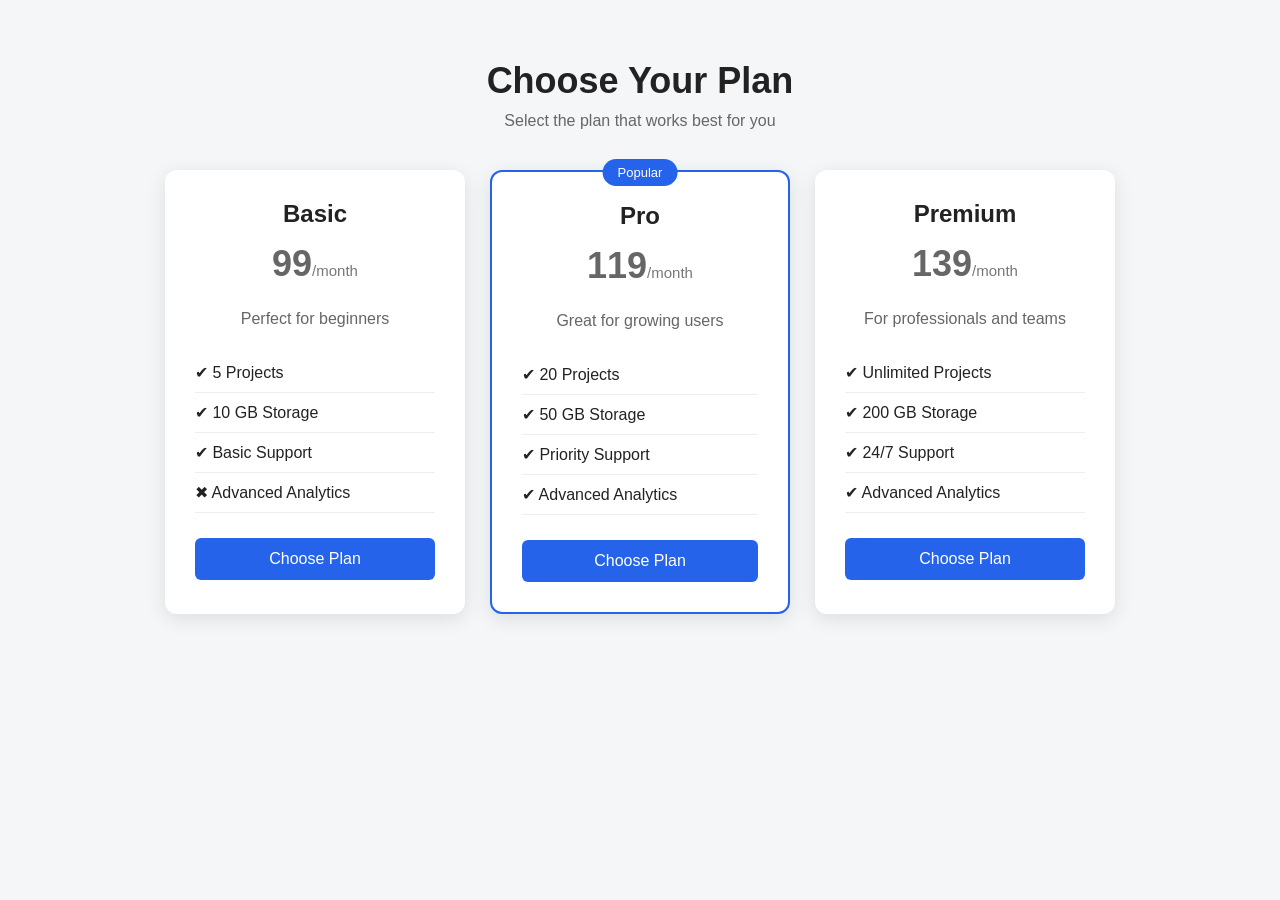
<file: 10th task/index.html>
<!DOCTYPE html>
<html lang="en">
<head>
    <meta charset="UTF-8">
    <meta name="viewport" content="width=device-width, initial-scale=1.0">
    <title>Pricing Cards</title>
    <link rel="stylesheet" href="style.css">
</head>
<body>

    <section class="pricing">
        <h1>Choose Your Plan</h1>
        <p class="subtitle">Select the plan that works best for you</p>

        <div class="pricing-container">

            <div class="card">
                <h2>Basic</h2>
                <p class="price">99<span>/month</span></p>
                <p>Perfect for beginners</p>

                <ul>
                    <li>✔ 5 Projects</li>
                    <li>✔ 10 GB Storage</li>
                    <li>✔ Basic Support</li>
                    <li>✖ Advanced Analytics</li>
                </ul>

                <button onclick="choosePlan('Basic')">Choose Plan</button>
            </div>

            <div class="card popular">
                <div class="badge">Popular</div>
                <h2>Pro</h2>
                <p class="price">119<span>/month</span></p>
                <p>Great for growing users</p>

                <ul>
                    <li>✔ 20 Projects</li>
                    <li>✔ 50 GB Storage</li>
                    <li>✔ Priority Support</li>
                    <li>✔ Advanced Analytics</li>
                </ul>

                <button onclick="choosePlan('Pro')">Choose Plan</button>
            </div>

            <div class="card">
                <h2>Premium</h2>
                <p class="price">139<span>/month</span></p>
                <p>For professionals and teams</p>

                <ul>
                    <li>✔ Unlimited Projects</li>
                    <li>✔ 200 GB Storage</li>
                    <li>✔ 24/7 Support</li>
                    <li>✔ Advanced Analytics</li>
                </ul>

                <button onclick="choosePlan('Premium')">Choose Plan</button>
            </div>

        </div>
    </section>

    <script src="script.js"></script>
</body>
</html>
</file>
<file: 10th task/style.css>
* {
    margin: 0;
    padding: 0;
    box-sizing: border-box;
}

body {
    font-family: Arial, sans-serif;
    background: #f4f6f8;
    color: #222;
}

.pricing {
    text-align: center;
    padding: 60px 20px;
}

.pricing h1 {
    font-size: 36px;
    margin-bottom: 10px;
}

.subtitle {
    color: #666;
    margin-bottom: 40px;
}

.pricing-container {
    display: flex;
    justify-content: center;
    gap: 25px;
    flex-wrap: wrap;
}

.card {
    position: relative;
    background: white;
    width: 300px;
    padding: 30px;
    border-radius: 12px;
    box-shadow: 0 5px 20px rgba(0,0,0,0.1);
    transition: 0.3s;
}

.card:hover {
    transform: translateY(-8px);
}

.card h2 {
    margin-bottom: 15px;
}

.price {
    font-size: 36px;
    font-weight: bold;
    margin-bottom: 10px;
}

.price span {
    font-size: 15px;
    color: #777;
    font-weight: normal;
}

.card p {
    color: #666;
    margin-bottom: 25px;
}

.card ul {
    list-style: none;
    text-align: left;
    margin-bottom: 25px;
}

.card li {
    padding: 10px 0;
    border-bottom: 1px solid #eee;
}

.card button {
    width: 100%;
    padding: 12px;
    border: none;
    border-radius: 6px;
    background: #2563eb;
    color: white;
    font-size: 16px;
    cursor: pointer;
}

.card button:hover {
    background: #1d4ed8;
}

.popular {
    border: 2px solid #2563eb;
}

.badge {
    position: absolute;
    top: -13px;
    left: 50%;
    transform: translateX(-50%);
    background: #2563eb;
    color: white;
    padding: 6px 15px;
    border-radius: 20px;
    font-size: 13px;
}

@media (max-width: 768px) {
    .pricing {
        padding: 40px 15px;
    }

    .pricing h1 {
        font-size: 30px;
    }

    .pricing-container {
        flex-direction: column;
        align-items: center;
    }

    .card {
        width: 100%;
        max-width: 350px;
    }
}
</file>
